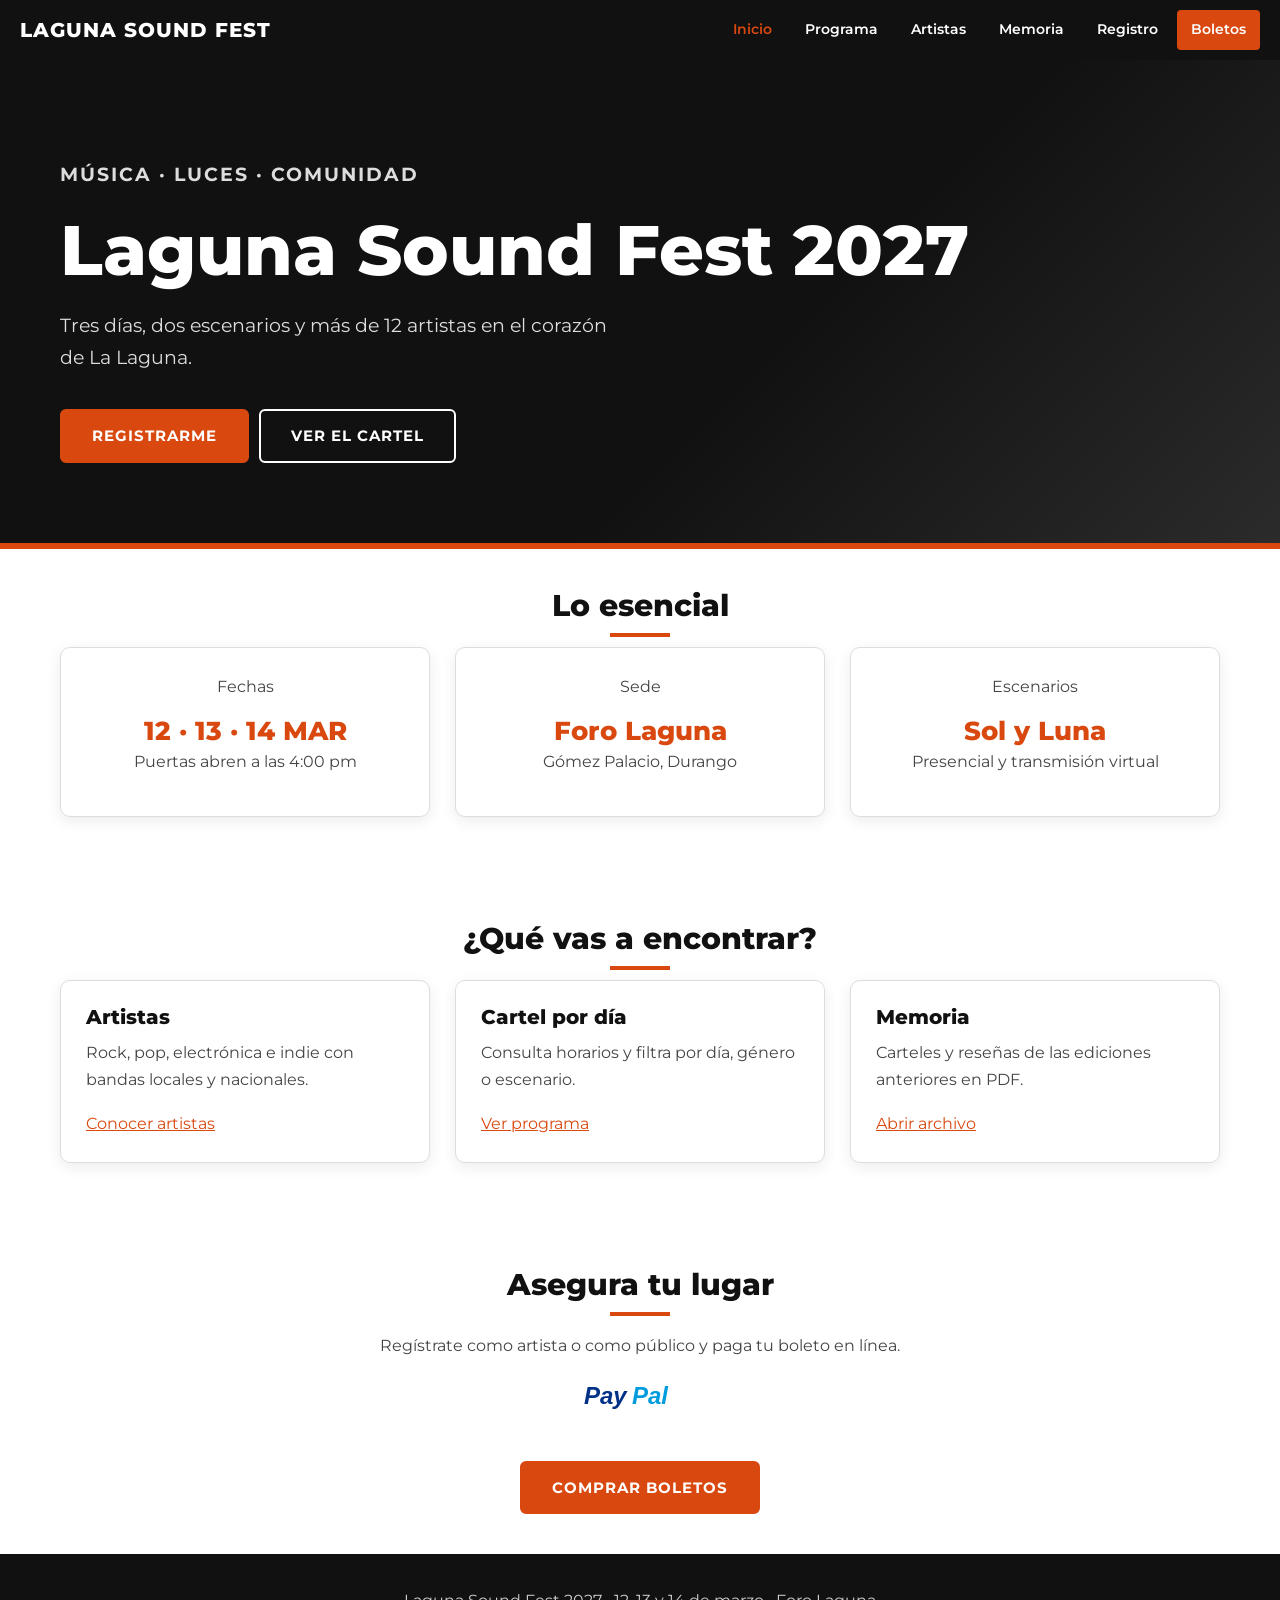
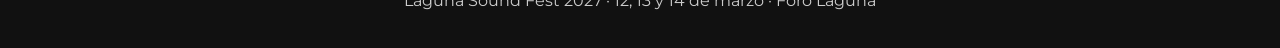
<file: index.html>
<!DOCTYPE html>
<html lang="es">
<head>
    <meta charset="UTF-8">
    <meta name="viewport" content="width=device-width, initial-scale=1.0">
    <title>Inicio | Laguna Sound Fest 2027</title>
    
    <link href="https://fonts.googleapis.com/css2?family=Montserrat:wght@400;600;700;800&display=swap" rel="stylesheet">
    <link rel="stylesheet" href="estilos.css">
</head>
<body>
    <header class="nav-bg">
        <nav class="navegacion">
            <a class="logo" href="index.html">Laguna Sound Fest</a>
            <div class="enlaces">
                <a href="index.html" class="activo">Inicio</a>
                <a href="programa.html">Programa</a>
                <a href="artistas.html">Artistas</a>
                <a href="memoria.html">Memoria</a>
                <a href="registro.html">Registro</a>
                <a class="compra" href="pagos.html">Boletos</a>
            </div>
        </nav>
    </header>
    <div class="hero">
        <div class="contenedor">
            <p class="etiqueta">Música · Luces · Comunidad</p>
            <h1>Laguna Sound Fest 2027</h1>
            <p>Tres días, dos escenarios y más de 12 artistas en el corazón de La Laguna.</p>
            <div class="botones">
                <a class="boton" href="registro.html">Registrarme</a>
                <a class="boton claro" href="programa.html">Ver el cartel</a>
            </div>
        </div>
    </div>
    <main class="contenedor">
        <section>
            <h2>Lo esencial</h2>
            <div class="grid">
                <div class="tarjeta centro"><p>Fechas</p><div class="dato">12 · 13 · 14 MAR</div><p>Puertas abren a las 4:00 pm</p></div>
                <div class="tarjeta centro"><p>Sede</p><div class="dato">Foro Laguna</div><p>Gómez Palacio, Durango</p></div>
                <div class="tarjeta centro"><p>Escenarios</p><div class="dato">Sol y Luna</div><p>Presencial y transmisión virtual</p></div>
            </div>
        </section>
        <section>
            <h2>¿Qué vas a encontrar?</h2>
            <div class="grid">
                <div class="tarjeta"><h3>Artistas</h3><p>Rock, pop, electrónica e indie con bandas locales y nacionales.</p><a href="artistas.html">Conocer artistas</a></div>
                <div class="tarjeta"><h3>Cartel por día</h3><p>Consulta horarios y filtra por día, género o escenario.</p><a href="programa.html">Ver programa</a></div>
                <div class="tarjeta"><h3>Memoria</h3><p>Carteles y reseñas de las ediciones anteriores en PDF.</p><a href="memoria.html">Abrir archivo</a></div>
            </div>
        </section>
        <section class="centro">
            <h2>Asegura tu lugar</h2>
            <p>Regístrate como artista o como público y paga tu boleto en línea.</p>
            <a href="pagos.html"><img src="img/paypal.svg" alt="Pagar con PayPal" width="140" height="40"></a><br><br>
            <a class="boton" href="pagos.html">Comprar boletos</a>
        </section>
    </main>
    <footer>
        <p>Laguna Sound Fest 2027 · 12, 13 y 14 de marzo · Foro Laguna</p>
       
    </footer>
</body>
</html>
</file>
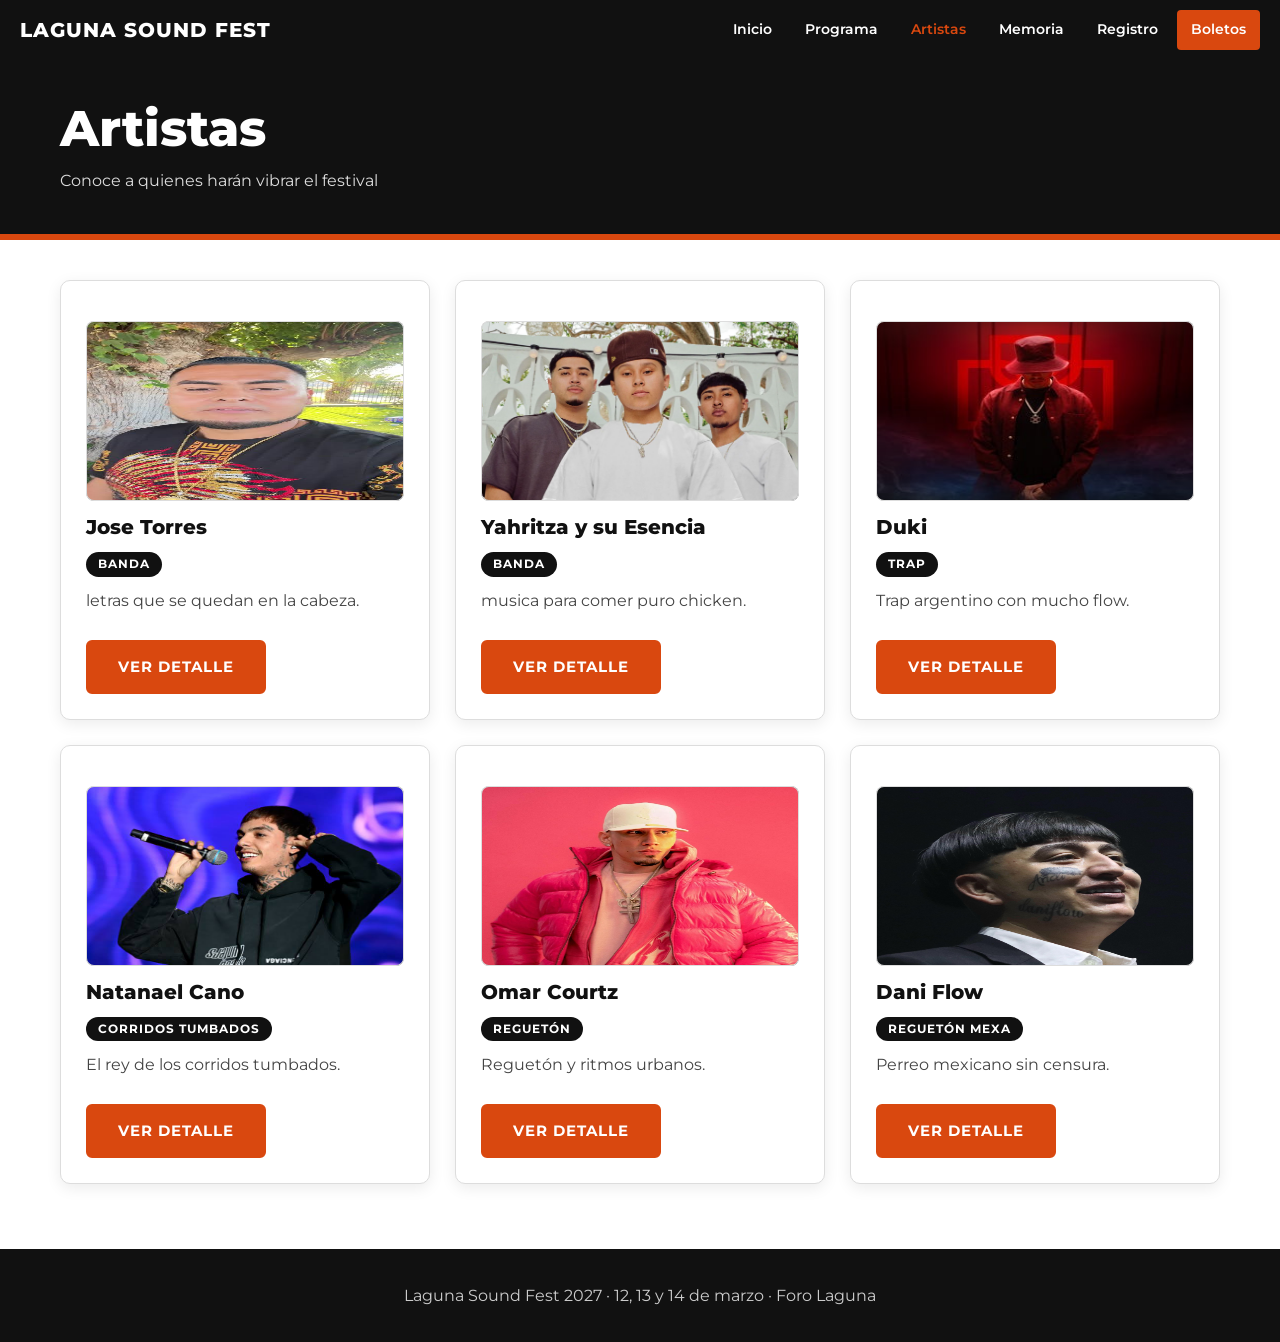
<file: artistas.html>
<!DOCTYPE html>
<html lang="es">
<head>
    <meta charset="UTF-8">
    <meta name="viewport" content="width=device-width, initial-scale=1.0">
    <title>Artistas | Laguna Sound Fest 2027</title>
   
    <link href="https://fonts.googleapis.com/css2?family=Montserrat:wght@400;600;700;800&display=swap" rel="stylesheet">
    <link rel="stylesheet" href="estilos.css">
</head>
<body>
    <header class="nav-bg">
        <nav class="navegacion">
            <a class="logo" href="index.html">Laguna Sound Fest</a>
            <div class="enlaces">
                <a href="index.html">Inicio</a>
                <a href="programa.html">Programa</a>
                <a href="artistas.html" class="activo">Artistas</a>
                <a href="memoria.html">Memoria</a>
                <a href="registro.html">Registro</a>
                <a class="compra" href="pagos.html">Boletos</a>
            </div>
        </nav>
    </header>
    <div class="cabecera"><div class="contenedor"><h1>Artistas</h1><p>Conoce a quienes harán vibrar el festival</p></div></div>
    <main class="contenedor">
        <section>
            <div class="grid">
                <div class="tarjeta"><div class="foto" ><img src="img/jose torres.jpg" height="100%" width="100%"></div><h3>Jose Torres</h3><span class="genero">Banda</span><p>letras que se quedan en la cabeza.</p><a class="boton" href="detalle-artista.html">Ver detalle</a></div>
                <div class="tarjeta"><div class="foto b"><img src="img/escencia.jpg" height="100%" width="100%"></div><h3>Yahritza y su Esencia</h3><span class="genero">Banda</span><p>musica para comer puro chicken.</p><a class="boton" href="detalleArtistaYaritzia.html">Ver detalle</a></div>
                <div class="tarjeta"><div class="foto b"><img src="img/duki.jpg" height="100%" width="100%"></div><h3>Duki</h3><span class="genero">Trap</span><p>Trap argentino con mucho flow.</p><a class="boton" href="dukiDetalle.html">Ver detalle</a></div>
               <div class="tarjeta"><div class="foto b"><img src="img/nata.jpg" height="100%" width="100%"></div><h3>Natanael Cano</h3><span class="genero">Corridos tumbados</span><p>El rey de los corridos tumbados.</p><a class="boton" href="detalleArtistaNatanael.html">Ver detalle</a></div>
<div class="tarjeta"><div class="foto c"><img src="img/oma.jpg" height="100%" width="100%"></div><h3>Omar Courtz</h3><span class="genero">Reguetón</span><p>Reguetón y ritmos urbanos.</p><a class="boton" href="omarDetalle.html">Ver detalle</a></div>
<div class="tarjeta"><div class="foto"><img src="img/dani.jpg" height="100%" width="100%"></div><h3>Dani Flow</h3><span class="genero">Reguetón mexa</span><p>Perreo mexicano sin censura.</p><a class="boton" href="daniDetalle.html">Ver detalle</a></div>
            </div>
        </section>
    </main>
    <footer>
        <p>Laguna Sound Fest 2027 · 12, 13 y 14 de marzo · Foro Laguna</p>
        
    </footer>
</body>
</html>
</file>
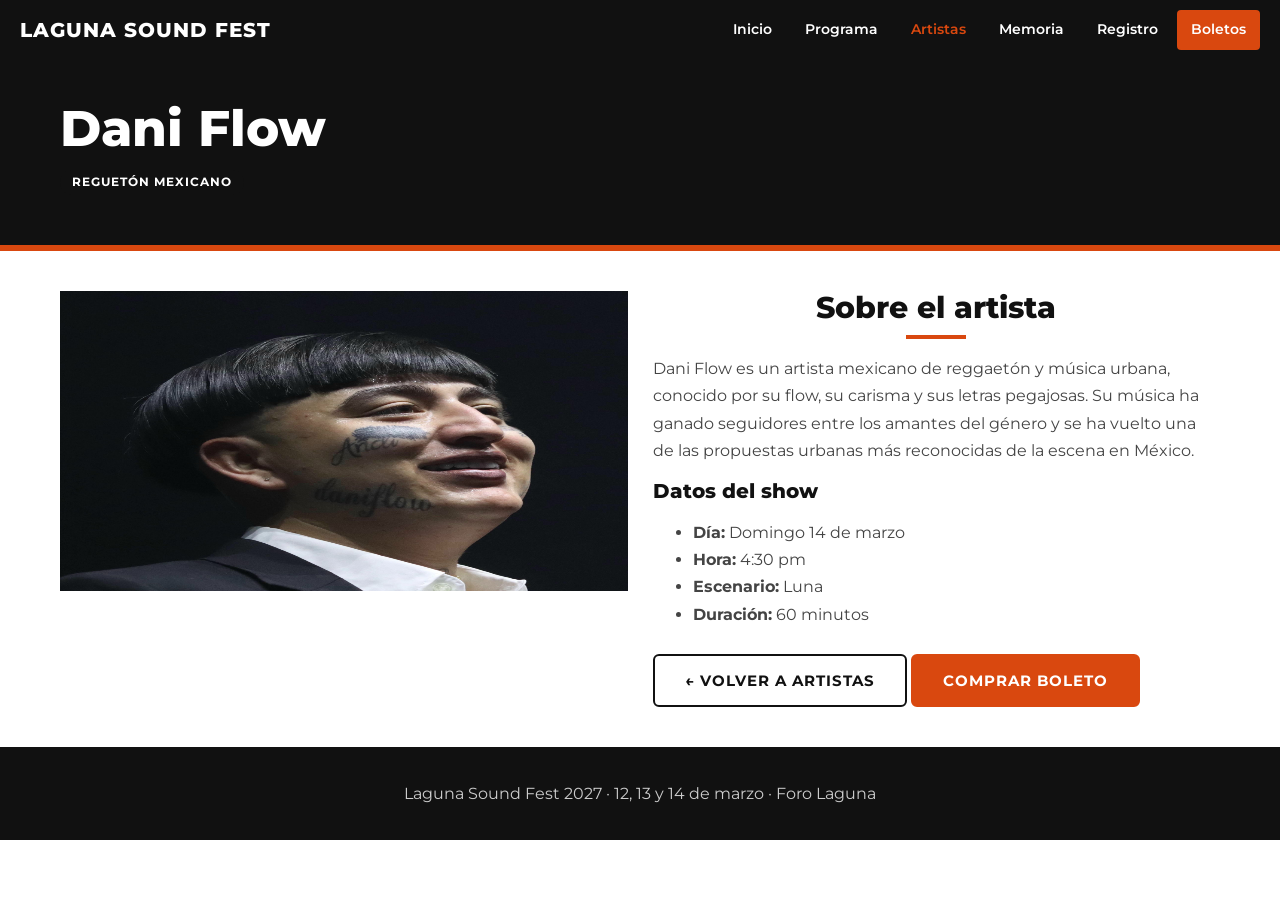
<file: daniDetalle.html>
<!DOCTYPE html>
<html lang="es">
<head>
    <meta charset="UTF-8">
    <meta name="viewport" content="width=device-width, initial-scale=1.0">
    <title>Luna Eléctrica | Laguna Sound Fest 2027</title>
    
    <link href="https://fonts.googleapis.com/css2?family=Montserrat:wght@400;600;700;800&display=swap" rel="stylesheet">
    <link rel="stylesheet" href="estilos.css">
</head>
<body>
    <header class="nav-bg">
        <nav class="navegacion">
            <a class="logo" href="index.html">Laguna Sound Fest</a>
            <div class="enlaces">
                <a href="index.html">Inicio</a>
                <a href="programa.html">Programa</a>
                <a href="artistas.html" class="activo">Artistas</a>
                <a href="memoria.html">Memoria</a>
                <a href="registro.html">Registro</a>
                <a class="compra" href="pagos.html">Boletos</a>
            </div>
        </nav>
    </header>
   <div class="cabecera"><div class="contenedor"><h1>Dani Flow</h1><span class="genero">Reguetón mexicano</span></div></div>
<main class="contenedor">
    <section class="grid dos">
        <div class="foto" style="height:30rem"><img src="img/dani.jpg" width="100%" height="100%"></div>
        <div>
            <h2>Sobre el artista</h2>
            <p>Dani Flow es un artista mexicano de reggaetón y música urbana, conocido por su flow, su carisma y sus letras pegajosas. Su música ha ganado seguidores entre los amantes del género
                 y se ha vuelto una de las propuestas urbanas más reconocidas de la escena en México.</p>
            <h3>Datos del show</h3>
            <ul>
                <li><strong>Día:</strong> Domingo 14 de marzo</li>
                <li><strong>Hora:</strong> 4:30 pm</li>
                <li><strong>Escenario:</strong> Luna</li>
                <li><strong>Duración:</strong> 60 minutos</li>
            </ul>
            <a class="boton claro" href="artistas.html">← Volver a artistas</a>
            <a class="boton" href="pagos.html">Comprar boleto</a>
        </div>
    </section>
</main>
        </section>
    </main>
    <footer>
        <p>Laguna Sound Fest 2027 · 12, 13 y 14 de marzo · Foro Laguna</p>
        
    </footer>
</body>
</html>
</file>
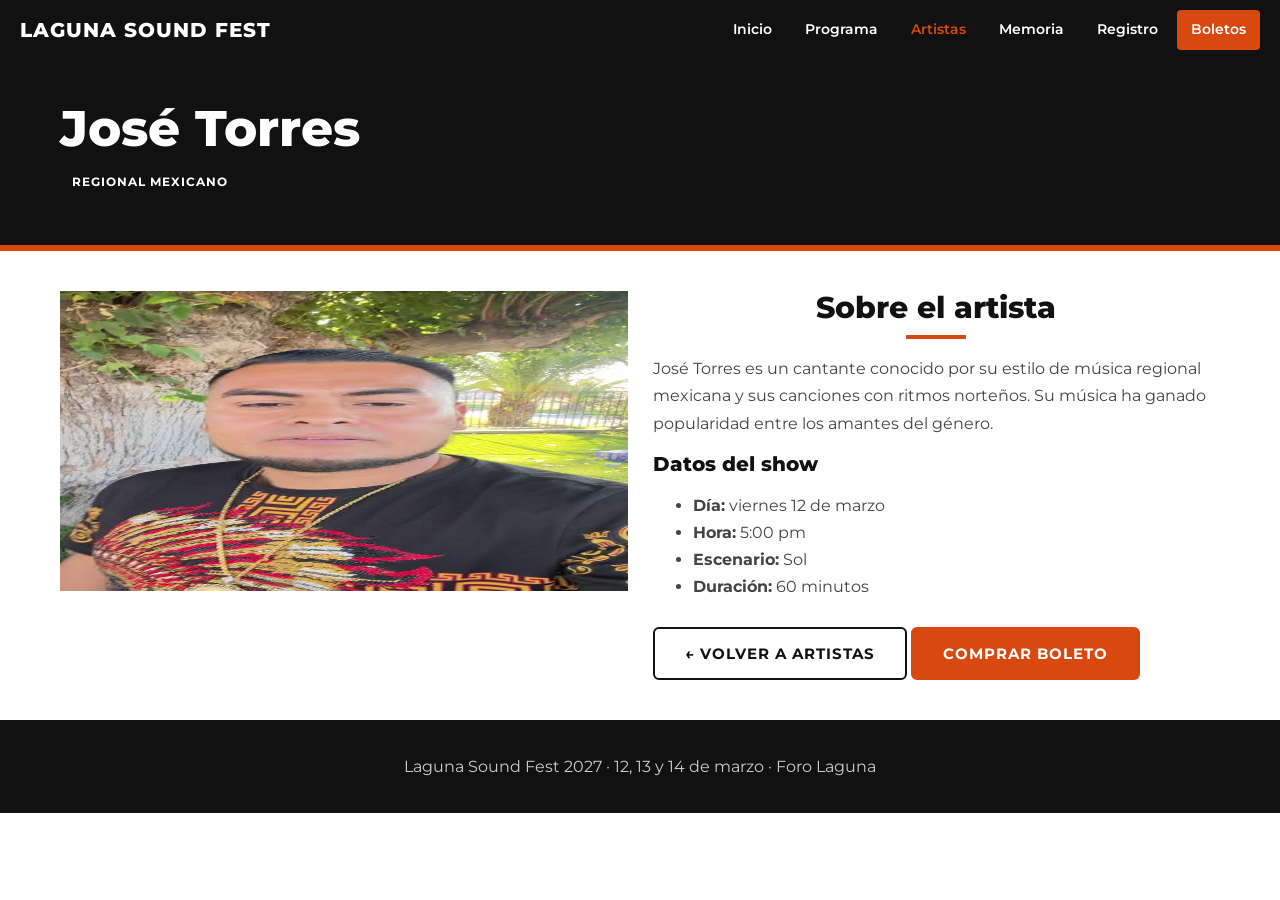
<file: detalle-artista.html>
<!DOCTYPE html>
<html lang="es">
<head>
    <meta charset="UTF-8">
    <meta name="viewport" content="width=device-width, initial-scale=1.0">
    <title>Luna Eléctrica | Laguna Sound Fest 2027</title>
    
    <link href="https://fonts.googleapis.com/css2?family=Montserrat:wght@400;600;700;800&display=swap" rel="stylesheet">
    <link rel="stylesheet" href="estilos.css">
</head>
<body>
    <header class="nav-bg">
        <nav class="navegacion">
            <a class="logo" href="index.html">Laguna Sound Fest</a>
            <div class="enlaces">
                <a href="index.html">Inicio</a>
                <a href="programa.html">Programa</a>
                <a href="artistas.html" class="activo">Artistas</a>
                <a href="memoria.html">Memoria</a>
                <a href="registro.html">Registro</a>
                <a class="compra" href="pagos.html">Boletos</a>
            </div>
        </nav>
    </header>
   <div class="cabecera"><div class="contenedor"><h1>José Torres</h1><span class="genero">Regional mexicano</span></div></div>
<main class="contenedor">
    <section class="grid dos">
        <div class="foto" style="height:30rem"><img src="img/jose torres.jpg" width="100%" height="100%"></div>
        <div>
            <h2>Sobre el artista</h2>
            <p>José Torres es un cantante conocido por su estilo de música regional mexicana y sus canciones con ritmos norteños. Su música ha ganado popularidad entre los amantes del género.</p>
            <h3>Datos del show</h3>
            <ul>
                <li><strong>Día:</strong> viernes 12 de marzo</li>
                <li><strong>Hora:</strong> 5:00 pm</li>
                <li><strong>Escenario:</strong> Sol</li>
                <li><strong>Duración:</strong> 60 minutos</li>
            </ul>
            <a class="boton claro" href="artistas.html">← Volver a artistas</a>
            <a class="boton" href="pagos.html">Comprar boleto</a>
        </div>
    </section>
</main>
        </section>
    </main>
    <footer>
        <p>Laguna Sound Fest 2027 · 12, 13 y 14 de marzo · Foro Laguna</p>
        
    </footer>
</body>
</html>
</file>
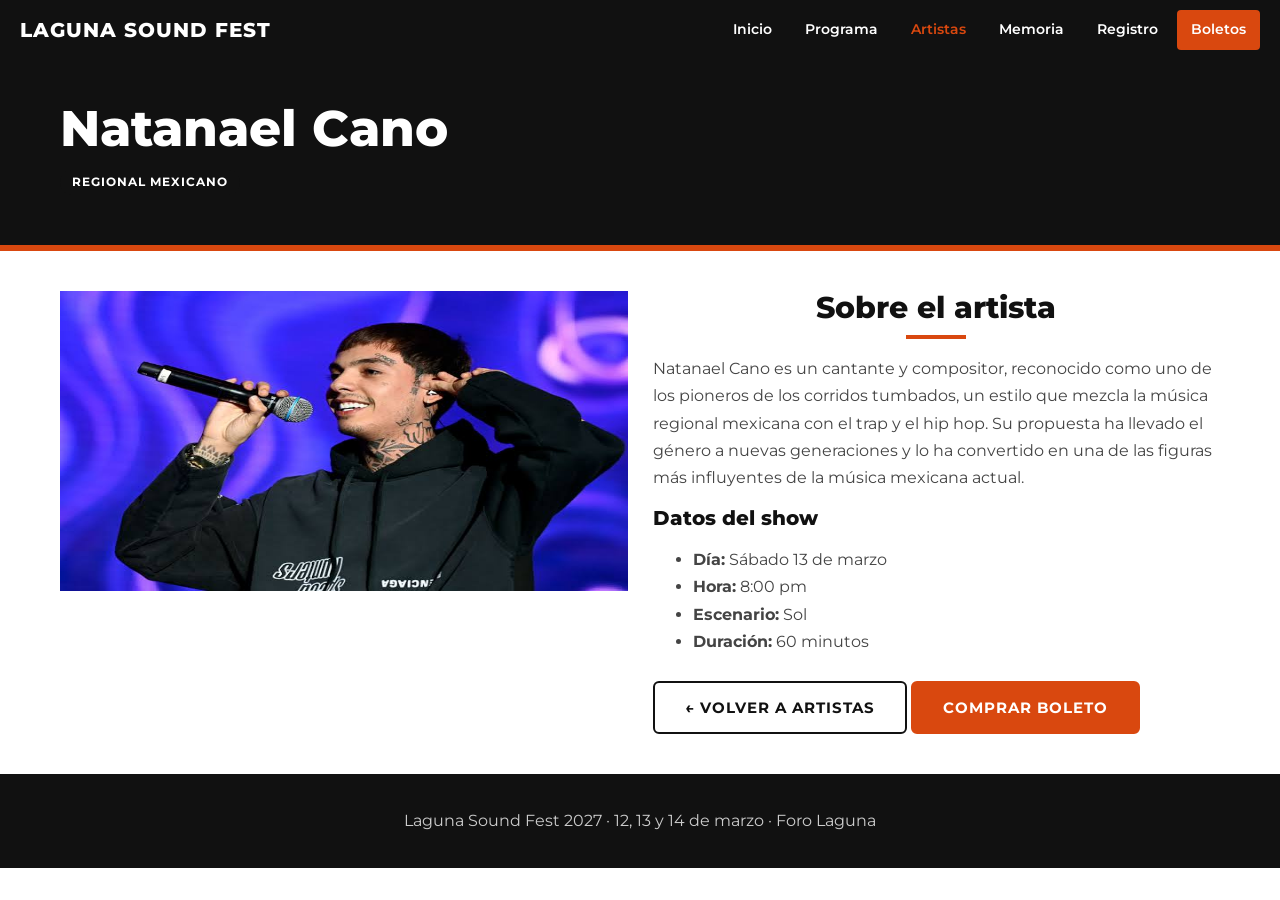
<file: detalleArtistaNatanael.html>
<!DOCTYPE html>
<html lang="es">
<head>
    <meta charset="UTF-8">
    <meta name="viewport" content="width=device-width, initial-scale=1.0">
    <title>Luna Eléctrica | Laguna Sound Fest 2027</title>
    
    <link href="https://fonts.googleapis.com/css2?family=Montserrat:wght@400;600;700;800&display=swap" rel="stylesheet">
    <link rel="stylesheet" href="estilos.css">
</head>
<body>
    <header class="nav-bg">
        <nav class="navegacion">
            <a class="logo" href="index.html">Laguna Sound Fest</a>
            <div class="enlaces">
                <a href="index.html">Inicio</a>
                <a href="programa.html">Programa</a>
                <a href="artistas.html" class="activo">Artistas</a>
                <a href="memoria.html">Memoria</a>
                <a href="registro.html">Registro</a>
                <a class="compra" href="pagos.html">Boletos</a>
            </div>
        </nav>
    </header>
   <div class="cabecera"><div class="contenedor"><h1>Natanael Cano</h1><span class="genero">Regional mexicano</span></div></div>
<main class="contenedor">
    <section class="grid dos">
        <div class="foto" style="height:30rem"><img src="img/nata.jpg" width="100%" height="100%"></div>
        <div>
            <h2>Sobre el artista</h2>
            <p>
            </p>Natanael Cano es un cantante y compositor, reconocido como uno de los pioneros de los corridos tumbados, un estilo que mezcla la música regional mexicana con el trap y el hip hop. 
            Su propuesta ha llevado el género a nuevas generaciones y lo ha convertido en una de las figuras más influyentes de la música mexicana actual.
            </p>
           <h3>Datos del show</h3>
            <ul>
                <li><strong>Día:</strong> Sábado 13 de marzo</li>
                <li><strong>Hora:</strong> 8:00 pm</li>
                <li><strong>Escenario:</strong> Sol</li>
                <li><strong>Duración:</strong> 60 minutos</li>
            </ul>
            <a class="boton claro" href="artistas.html">← Volver a artistas</a>
            <a class="boton" href="pagos.html">Comprar boleto</a>
        </div>
    </section>
</main>
        </section>
    </main>
    <footer>
        <p>Laguna Sound Fest 2027 · 12, 13 y 14 de marzo · Foro Laguna</p>
        
    </footer>
</body>
</html>
</file>
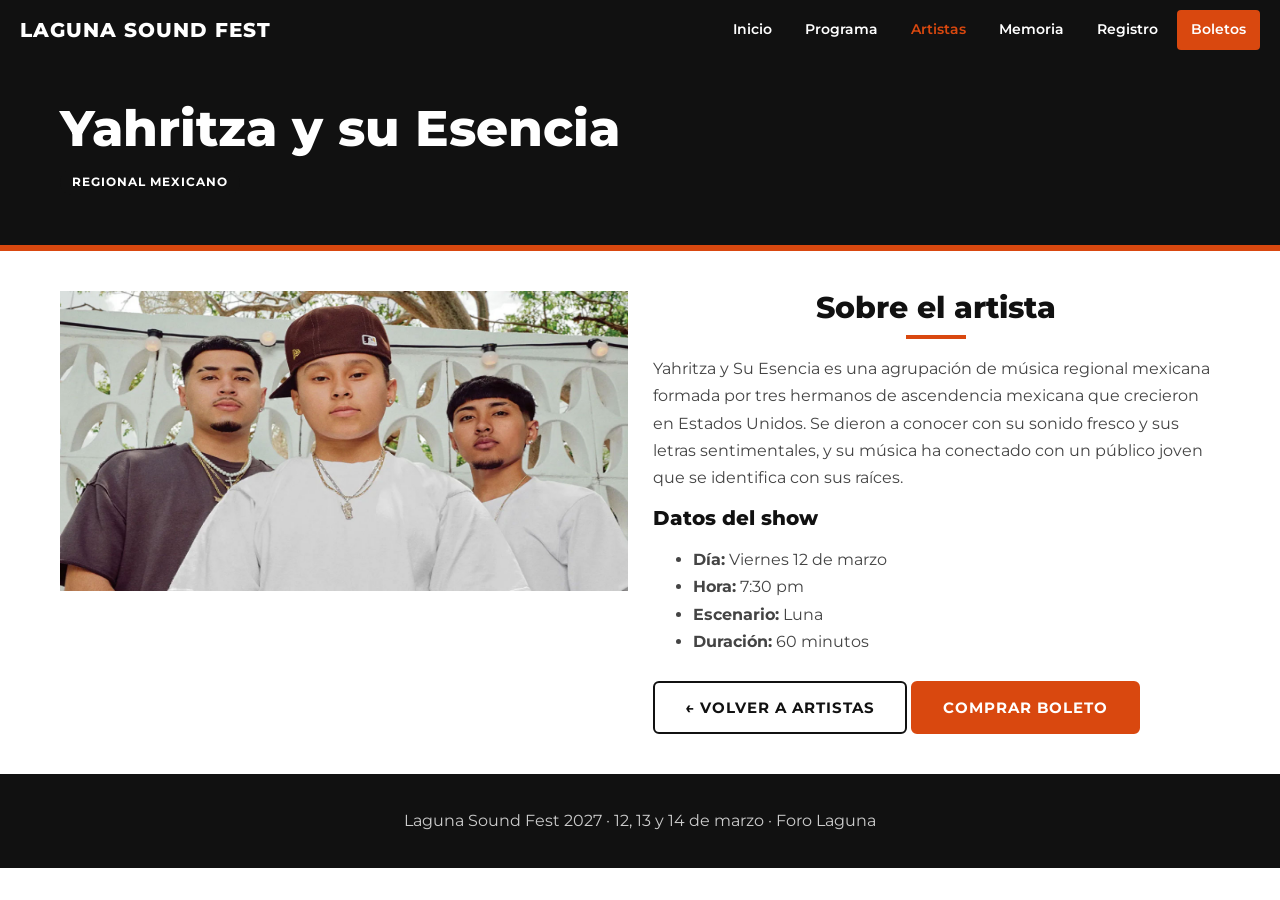
<file: detalleArtistaYaritzia.html>
<!DOCTYPE html>
<html lang="es">
<head>
    <meta charset="UTF-8">
    <meta name="viewport" content="width=device-width, initial-scale=1.0">
    <title>Luna Eléctrica | Laguna Sound Fest 2027</title>
   
    <link href="https://fonts.googleapis.com/css2?family=Montserrat:wght@400;600;700;800&display=swap" rel="stylesheet">
    <link rel="stylesheet" href="estilos.css">
</head>
<body>
    <header class="nav-bg">
        <nav class="navegacion">
            <a class="logo" href="index.html">Laguna Sound Fest</a>
            <div class="enlaces">
                <a href="index.html">Inicio</a>
                <a href="programa.html">Programa</a>
                <a href="artistas.html" class="activo">Artistas</a>
                <a href="memoria.html">Memoria</a>
                <a href="registro.html">Registro</a>
                <a class="compra" href="pagos.html">Boletos</a>
            </div>
        </nav>
    </header>
   <div class="cabecera"><div class="contenedor"><h1>Yahritza y su Esencia</h1><span class="genero">Regional mexicano</span></div></div>
<main class="contenedor">
    <section class="grid dos">
        <div class="foto" style="height:30rem"><img src="img/escencia.jpg" width="100%" height="100%"></div>
        <div>
            <h2>Sobre el artista</h2>
            <p>Yahritza y Su Esencia es una agrupación de música regional mexicana formada por tres hermanos de ascendencia mexicana que crecieron en Estados Unidos. 
                Se dieron a conocer con su sonido fresco y sus letras sentimentales, y su música ha conectado con un público joven que se identifica con sus raíces.</p>
            <h3>Datos del show</h3>
            <ul>
                <li><strong>Día:</strong> Viernes 12 de marzo</li>
                <li><strong>Hora:</strong> 7:30 pm</li>
                <li><strong>Escenario:</strong> Luna</li>
                <li><strong>Duración:</strong> 60 minutos</li>
            </ul>
            <a class="boton claro" href="artistas.html">← Volver a artistas</a>
            <a class="boton" href="pagos.html">Comprar boleto</a>
        </div>
    </section>
</main>
        </section>
    </main>
    <footer>
        <p>Laguna Sound Fest 2027 · 12, 13 y 14 de marzo · Foro Laguna</p>
        
    </footer>
</body>
</html>
</file>
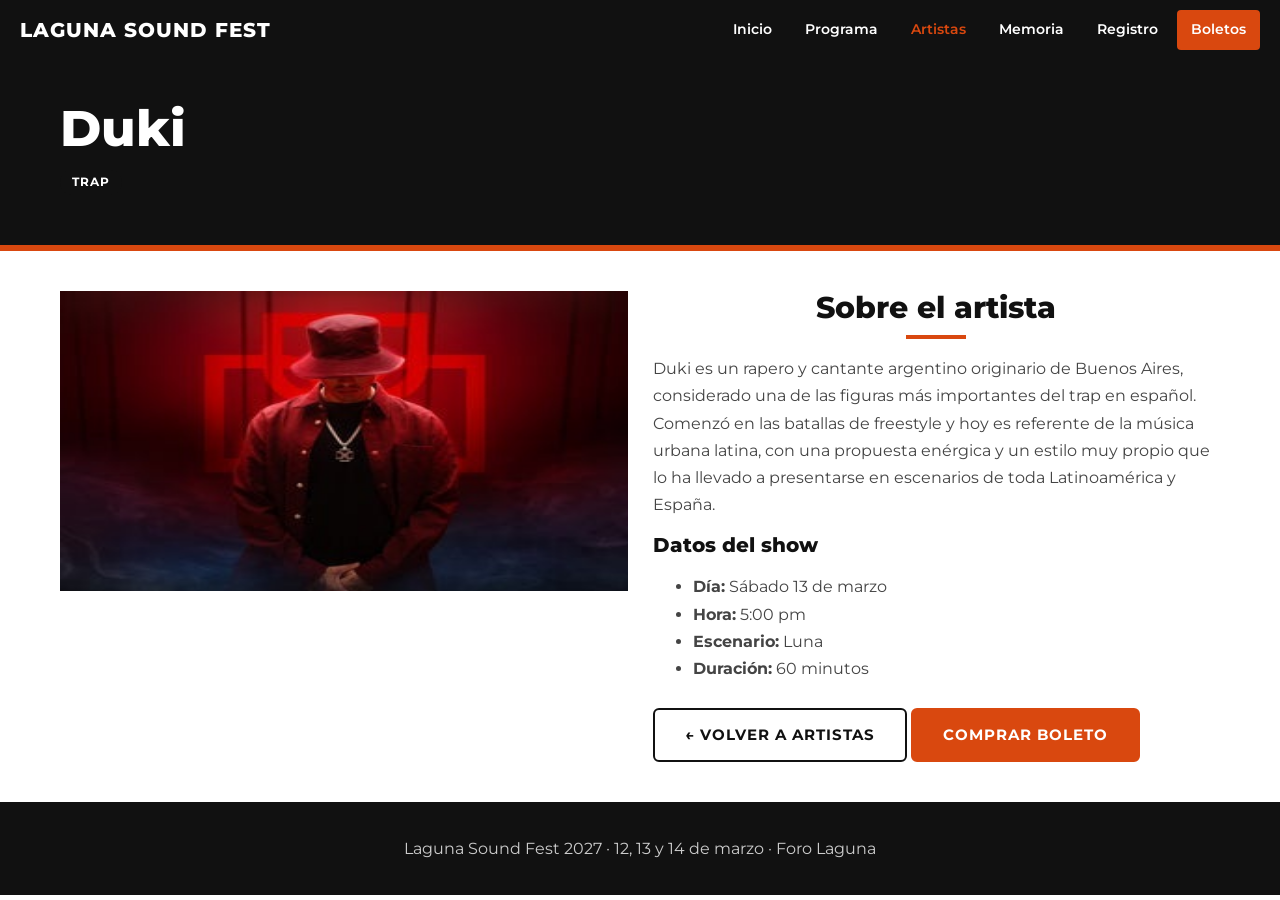
<file: dukiDetalle.html>
<!DOCTYPE html>
<html lang="es">
<head>
    <meta charset="UTF-8">
    <meta name="viewport" content="width=device-width, initial-scale=1.0">
    <title>Luna Eléctrica | Laguna Sound Fest 2027</title>
 
    <link href="https://fonts.googleapis.com/css2?family=Montserrat:wght@400;600;700;800&display=swap" rel="stylesheet">
    <link rel="stylesheet" href="estilos.css">
</head>
<body>
    <header class="nav-bg">
        <nav class="navegacion">
            <a class="logo" href="index.html">Laguna Sound Fest</a>
            <div class="enlaces">
                <a href="index.html">Inicio</a>
                <a href="programa.html">Programa</a>
                <a href="artistas.html" class="activo">Artistas</a>
                <a href="memoria.html">Memoria</a>
                <a href="registro.html">Registro</a>
                <a class="compra" href="pagos.html">Boletos</a>
            </div>
        </nav>
    </header>
   <div class="cabecera"><div class="contenedor"><h1>Duki</h1><span class="genero">Trap</span></div></div>
<main class="contenedor">
    <section class="grid dos">
        <div class="foto" style="height:30rem"><img src="img/duki.jpg" width="100%" height="100%"></div>
        <div>
            <h2>Sobre el artista</h2>
            <p>Duki es un rapero y cantante argentino originario de Buenos Aires, considerado una de las figuras más importantes del trap en español. Comenzó en las batallas de freestyle y
                 hoy es referente de la música urbana latina, con una propuesta enérgica y un estilo muy propio que lo ha llevado a presentarse en escenarios de toda Latinoamérica y España.</p>
            <h3>Datos del show</h3>
            <ul>
                <li><strong>Día:</strong> Sábado 13 de marzo</li>
                <li><strong>Hora:</strong> 5:00 pm</li>
                <li><strong>Escenario:</strong> Luna</li>
                <li><strong>Duración:</strong> 60 minutos</li>
            </ul>
            <a class="boton claro" href="artistas.html">← Volver a artistas</a>
            <a class="boton" href="pagos.html">Comprar boleto</a>
        </div>
    </section>
</main>
        </section>
    </main>
    <footer>
        <p>Laguna Sound Fest 2027 · 12, 13 y 14 de marzo · Foro Laguna</p>
        
    </footer>
</body>
</html>
</file>
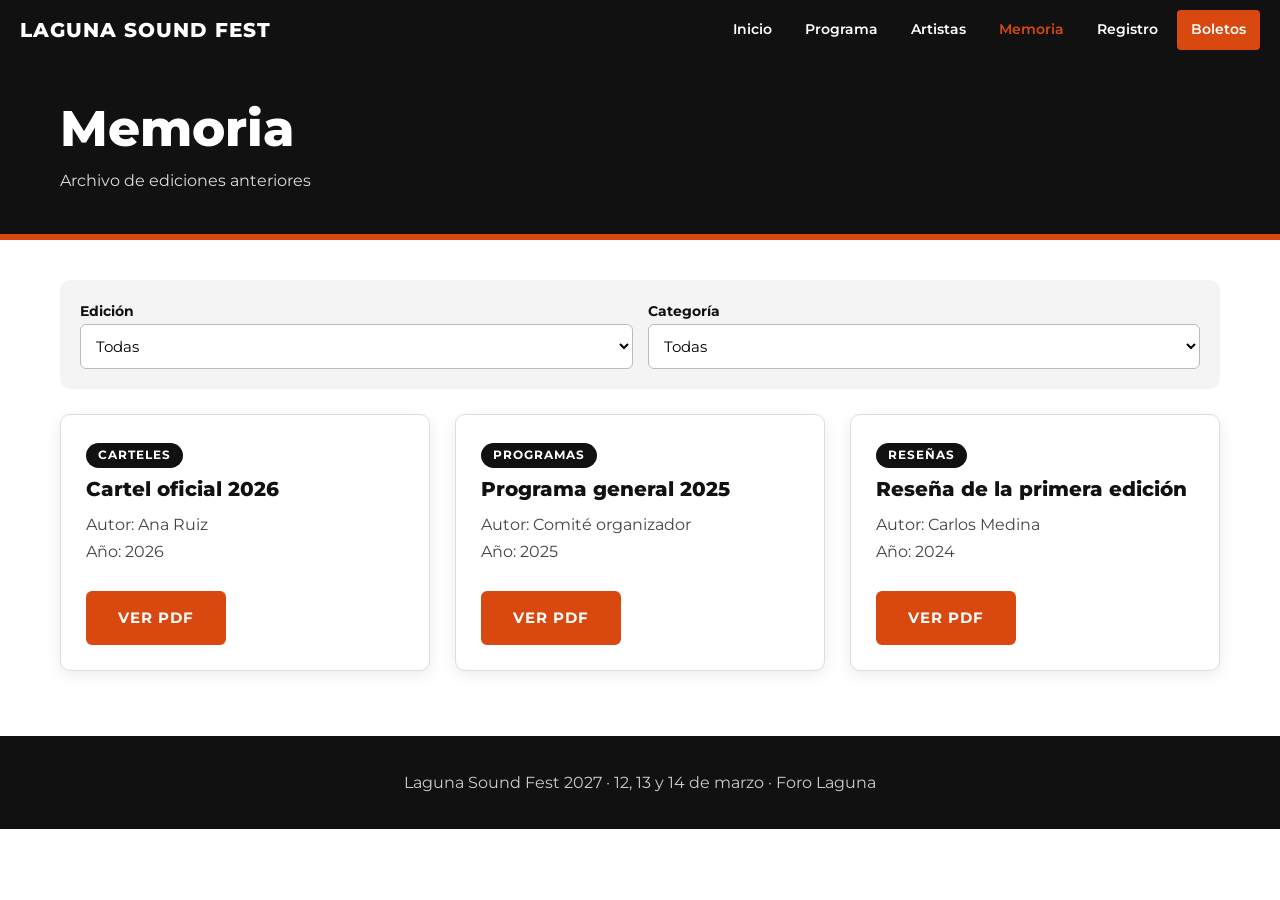
<file: memoria.html>
<!DOCTYPE html>
<html lang="es">
<head>
    <meta charset="UTF-8">
    <meta name="viewport" content="width=device-width, initial-scale=1.0">
    <title>Memoria | Laguna Sound Fest 2027</title>
  
    <link href="https://fonts.googleapis.com/css2?family=Montserrat:wght@400;600;700;800&display=swap" rel="stylesheet">
    <link rel="stylesheet" href="estilos.css">
</head>
<body>
    <header class="nav-bg">
        <nav class="navegacion">
            <a class="logo" href="index.html">Laguna Sound Fest</a>
            <div class="enlaces">
                <a href="index.html">Inicio</a>
                <a href="programa.html">Programa</a>
                <a href="artistas.html">Artistas</a>
                <a href="memoria.html" class="activo">Memoria</a>
                <a href="registro.html">Registro</a>
                <a class="compra" href="pagos.html">Boletos</a>
            </div>
        </nav>
    </header>
    <div class="cabecera"><div class="contenedor"><h1>Memoria</h1><p>Archivo de ediciones anteriores</p></div></div>
    <main class="contenedor">
        <section>
            <form class="filtros" action="#">
                <div><label for="edicion">Edición</label>
                    <select id="edicion" name="edicion"><option value="">Todas</option><option value="2026">2026</option><option value="2025">2025</option><option value="2024">2024</option></select></div>
                <div><label for="categoria">Categoría</label>
                    <select id="categoria" name="categoria"><option value="">Todas</option><option value="carteles">Carteles</option><option value="programas">Programas</option><option value="resenas">Reseñas</option></select></div>
            </form>
            <div class="grid">
                <div class="tarjeta" data-edicion="2026" data-categoria="carteles"><span class="genero">Carteles</span><h3>Cartel oficial 2026</h3><p>Autor: Ana Ruiz<br>Año: 2026</p><a class="boton" href="#">Ver PDF</a></div>
                <div class="tarjeta" data-edicion="2025" data-categoria="programas"><span class="genero">Programas</span><h3>Programa general 2025</h3><p>Autor: Comité organizador<br>Año: 2025</p><a class="boton" href="#">Ver PDF</a></div>
                <div class="tarjeta" data-edicion="2024" data-categoria="resenas"><span class="genero">Reseñas</span><h3>Reseña de la primera edición</h3><p>Autor: Carlos Medina<br>Año: 2024</p><a class="boton" href="#">Ver PDF</a></div>
            </div>
        </section>
    </main>
    <footer>
        <p>Laguna Sound Fest 2027 · 12, 13 y 14 de marzo · Foro Laguna</p>
        
    </footer>
</body>
</html>
</file>
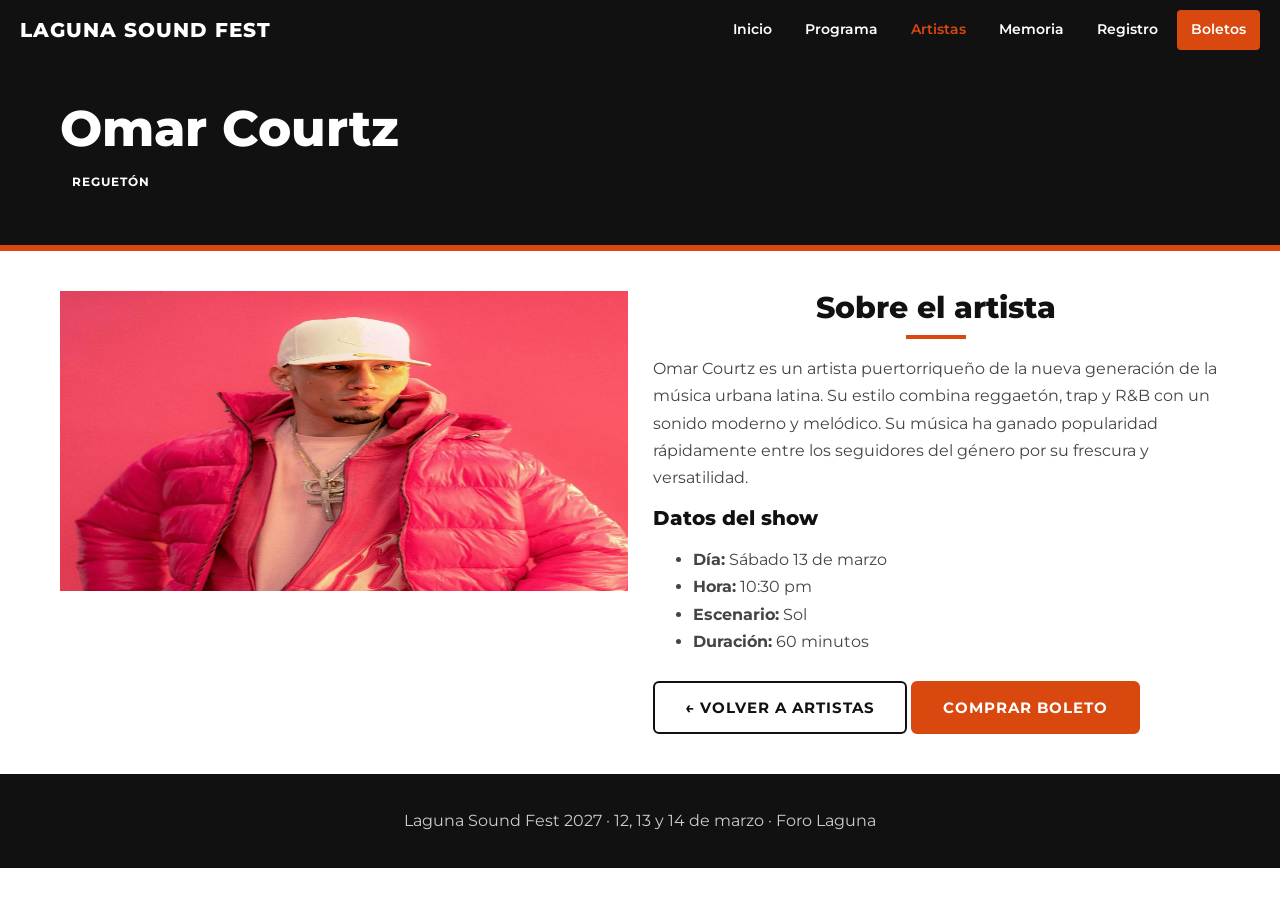
<file: omarDetalle.html>
<!DOCTYPE html>
<html lang="es">
<head>
    <meta charset="UTF-8">
    <meta name="viewport" content="width=device-width, initial-scale=1.0">
    <title>Luna Eléctrica | Laguna Sound Fest 2027</title>
  
    <link href="https://fonts.googleapis.com/css2?family=Montserrat:wght@400;600;700;800&display=swap" rel="stylesheet">
    <link rel="stylesheet" href="estilos.css">
</head>
<body>
    <header class="nav-bg">
        <nav class="navegacion">
            <a class="logo" href="index.html">Laguna Sound Fest</a>
            <div class="enlaces">
                <a href="index.html">Inicio</a>
                <a href="programa.html">Programa</a>
                <a href="artistas.html" class="activo">Artistas</a>
                <a href="memoria.html">Memoria</a>
                <a href="registro.html">Registro</a>
                <a class="compra" href="pagos.html">Boletos</a>
            </div>
        </nav>
    </header>
   <div class="cabecera"><div class="contenedor"><h1>Omar Courtz</h1><span class="genero">Reguetón</span></div></div>
<main class="contenedor">
    <section class="grid dos">
        <div class="foto" style="height:30rem"><img src="img/oma.jpg" width="100%" height="100%"></div>
        <div>
            <h2>Sobre el artista</h2>
            <p>Omar Courtz es un artista puertorriqueño de la nueva generación de la música urbana latina. Su estilo combina reggaetón, trap y R&B con un sonido moderno y melódico.
                 Su música ha ganado popularidad rápidamente entre los seguidores del género por su frescura y versatilidad.
            </p>
            </p>
            <h3>Datos del show</h3>
            <ul>
                <li><strong>Día:</strong> Sábado 13 de marzo</li>
                <li><strong>Hora:</strong> 10:30 pm</li>
                <li><strong>Escenario:</strong> Sol</li>
                <li><strong>Duración:</strong> 60 minutos</li>
            </ul>
            <a class="boton claro" href="artistas.html">← Volver a artistas</a>
            <a class="boton" href="pagos.html">Comprar boleto</a>
        </div>
    </section>
</main>
        </section>
    </main>
    <footer>
        <p>Laguna Sound Fest 2027 · 12, 13 y 14 de marzo · Foro Laguna</p>
        
    </footer>
</body>
</html>
</file>
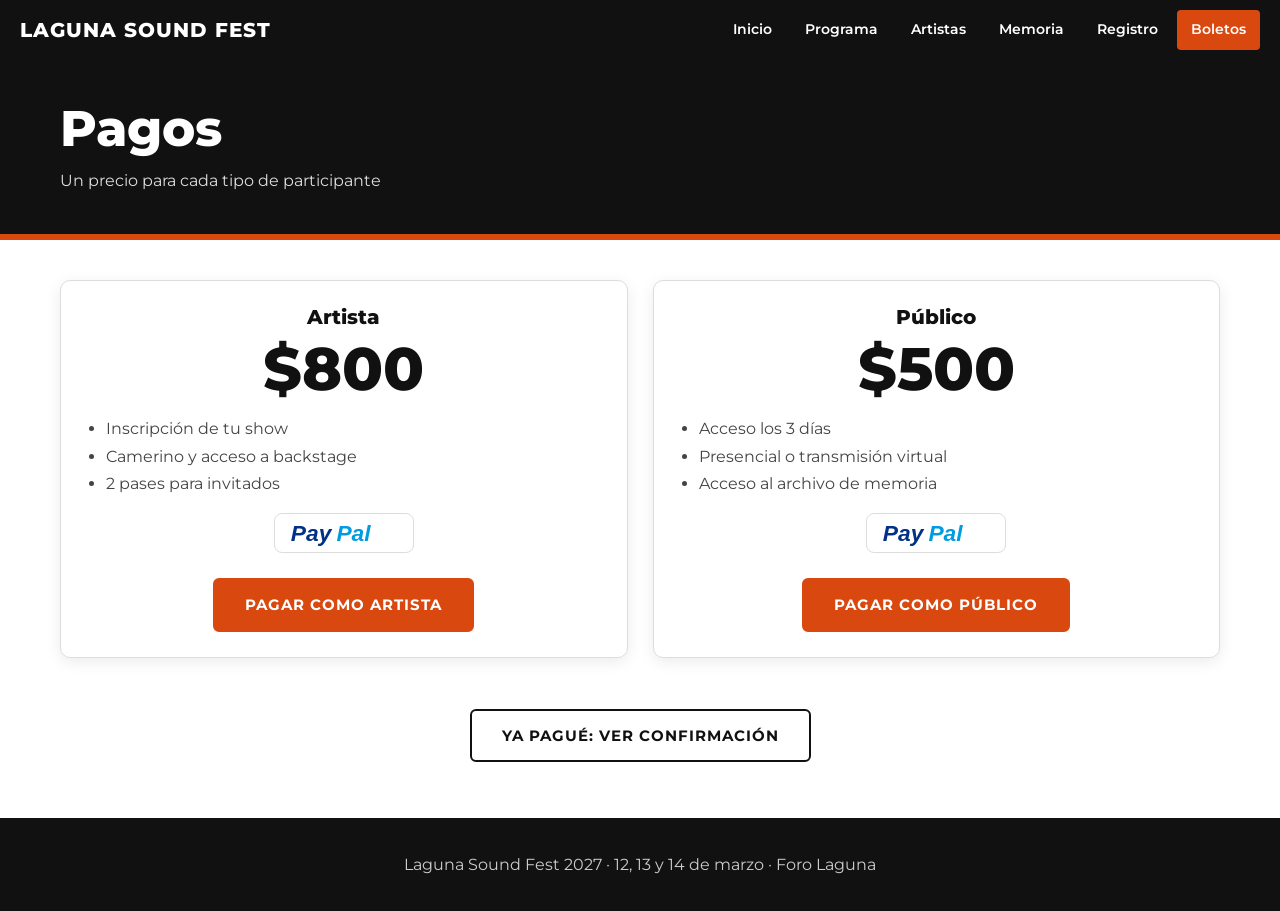
<file: pagos.html>
<!DOCTYPE html>
<html lang="es">
<head>
    <meta charset="UTF-8">
    <meta name="viewport" content="width=device-width, initial-scale=1.0">
    <title>Pagos | Laguna Sound Fest 2027</title>
  
    <link href="https://fonts.googleapis.com/css2?family=Montserrat:wght@400;600;700;800&display=swap" rel="stylesheet">
    <link rel="stylesheet" href="estilos.css">
</head>
<body>
    <header class="nav-bg">
        <nav class="navegacion">
            <a class="logo" href="index.html">Laguna Sound Fest</a>
            <div class="enlaces">
                <a href="index.html">Inicio</a>
                <a href="programa.html">Programa</a>
                <a href="artistas.html">Artistas</a>
                <a href="memoria.html">Memoria</a>
                <a href="registro.html">Registro</a>
                <a class="compra" href="pagos.html">Boletos</a>
            </div>
        </nav>
    </header>
    <div class="cabecera"><div class="contenedor"><h1>Pagos</h1><p>Un precio para cada tipo de participante</p></div></div>
    <main class="contenedor">
        <section>
            <div class="grid dos">
                <div class="tarjeta centro">
                    <h3>Artista</h3>
                    <div class="precio">$800</div>
                    <ul><li>Inscripción de tu show</li><li>Camerino y acceso a backstage</li><li>2 pases para invitados</li></ul>
                    <a href="https://www.paypal.com" target="_blank"><img src="img/paypal.svg" alt="Pagar con PayPal" width="140" height="40"></a>
                    <a class="boton" href="https://www.paypal.com" target="_blank">Pagar como artista</a>
                </div>
                <div class="tarjeta centro">
                    <h3>Público</h3>
                    <div class="precio">$500</div>
                    <ul><li>Acceso los 3 días</li><li>Presencial o transmisión virtual</li><li>Acceso al archivo de memoria</li></ul>
                    <a href="https://www.paypal.com" target="_blank"><img src="img/paypal.svg" alt="Pagar con PayPal" width="140" height="40"></a>
                    <a class="boton" href="https://www.paypal.com" target="_blank">Pagar como público</a>
                </div>
            </div>
            <p class="centro"><a class="boton claro" href="#confirmacion">Ya pagué: ver confirmación</a></p>
            <div class="confirmacion" id="confirmacion">
                <h3>¡Pago confirmado!</h3>
                <p>Proximamente.</p>
            </div>
        </section>
    </main>
    <footer>
        <p>Laguna Sound Fest 2027 · 12, 13 y 14 de marzo · Foro Laguna</p>
       
    </footer>
</body>
</html>
</file>
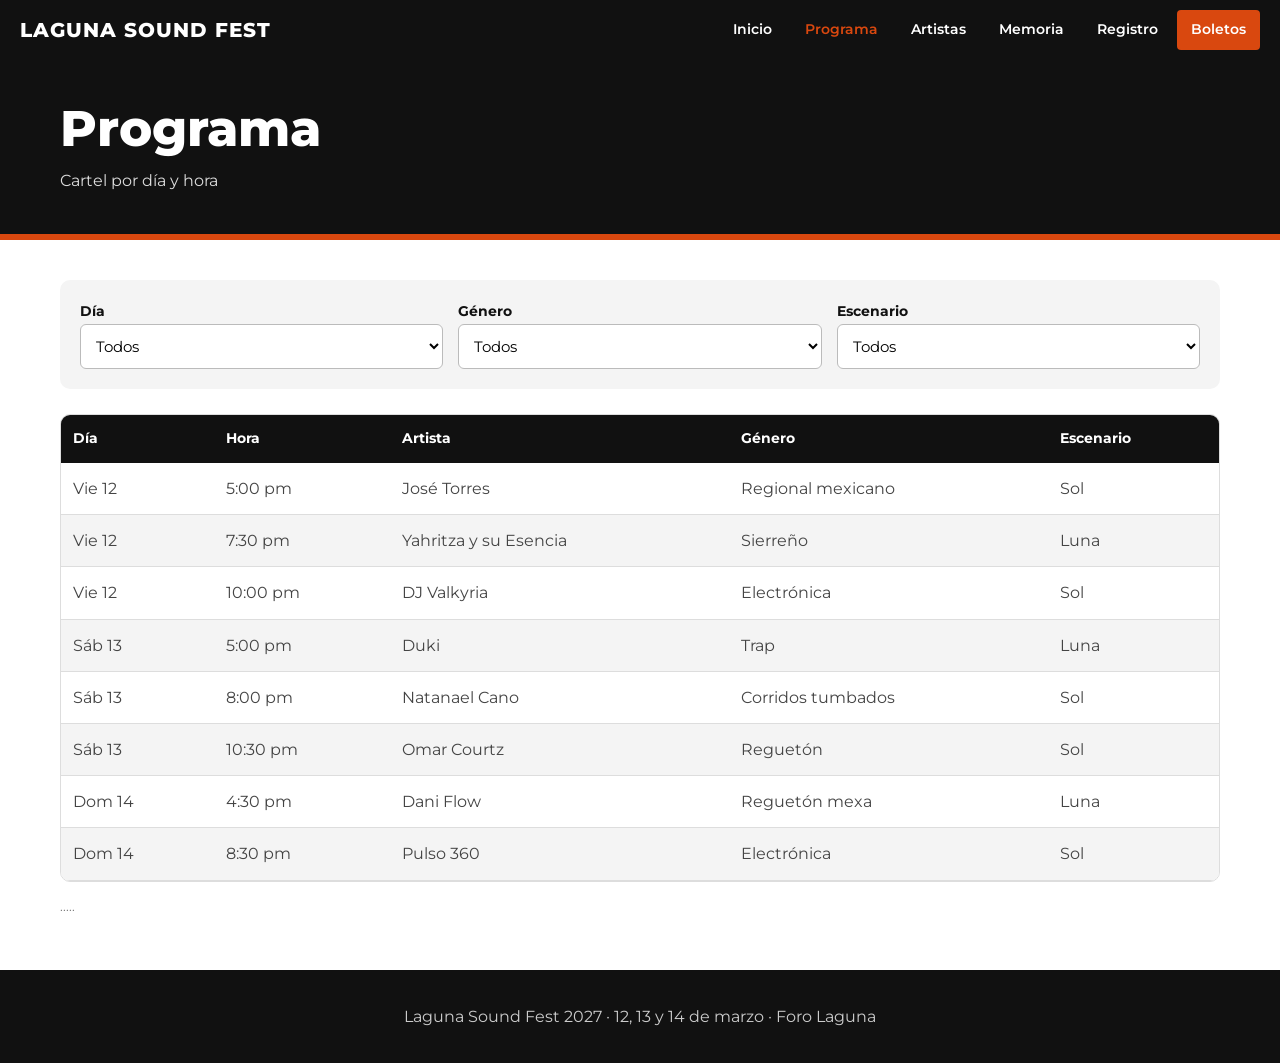
<file: programa.html>
<!DOCTYPE html>
<html lang="es">
<head>
    <meta charset="UTF-8">
    <meta name="viewport" content="width=device-width, initial-scale=1.0">
    <title>Programa | Laguna Sound Fest 2027</title>
    
    <link href="https://fonts.googleapis.com/css2?family=Montserrat:wght@400;600;700;800&display=swap" rel="stylesheet">
    <link rel="stylesheet" href="estilos.css">
</head>
<body>
    <header class="nav-bg">
        <nav class="navegacion">
            <a class="logo" href="index.html">Laguna Sound Fest</a>
            <div class="enlaces">
                <a href="index.html">Inicio</a>
                <a href="programa.html" class="activo">Programa</a>
                <a href="artistas.html">Artistas</a>
                <a href="memoria.html">Memoria</a>
                <a href="registro.html">Registro</a>
                <a class="compra" href="pagos.html">Boletos</a>
            </div>
        </nav>
    </header>
    <div class="cabecera"><div class="contenedor"><h1>Programa</h1><p>Cartel por día y hora</p></div></div>
    <main class="contenedor">
        <section>
            <form class="filtros" action="#">
                <div><label for="dia">Día</label>
                    <select id="dia" name="dia"><option value="">Todos</option><option value="12">Viernes 12</option><option value="13">Sábado 13</option><option value="14">Domingo 14</option></select></div>
                <div><label for="tipo">Género</label>
                    <select id="tipo" name="tipo"><option value="">Todos</option><option value="regional">Regional mexicano</option><option value="sierreno">Sierreño</option><option value="electronica">Electrónica</option><option value="trap">Trap</option><option value="corridos">Corridos tumbados</option><option value="regueton">Reguetón</option><option value="regueton-mexa">Reguetón mexa</option></select></div>
                <div><label for="sala">Escenario</label>
                    <select id="sala" name="sala"><option value="">Todos</option><option value="sol">Escenario Sol</option><option value="luna">Escenario Luna</option></select></div>
            </form>
            <div class="tabla-scroll">
                <table>
                    <thead><tr><th>Día</th><th>Hora</th><th>Artista</th><th>Género</th><th>Escenario</th></tr></thead>
                    <tbody>
                        <tr data-dia="12" data-tipo="regional" data-sala="sol"><td>Vie 12</td><td>5:00 pm</td><td>José Torres</td><td>Regional mexicano</td><td>Sol</td></tr>
                        <tr data-dia="12" data-tipo="sierreno" data-sala="luna"><td>Vie 12</td><td>7:30 pm</td><td>Yahritza y su Esencia</td><td>Sierreño</td><td>Luna</td></tr>
                        <tr data-dia="12" data-tipo="electronica" data-sala="sol"><td>Vie 12</td><td>10:00 pm</td><td>DJ Valkyria</td><td>Electrónica</td><td>Sol</td></tr>
                        <tr data-dia="13" data-tipo="trap" data-sala="luna"><td>Sáb 13</td><td>5:00 pm</td><td>Duki</td><td>Trap</td><td>Luna</td></tr>
                        <tr data-dia="13" data-tipo="corridos" data-sala="sol"><td>Sáb 13</td><td>8:00 pm</td><td>Natanael Cano</td><td>Corridos tumbados</td><td>Sol</td></tr>
                        <tr data-dia="13" data-tipo="regueton" data-sala="sol"><td>Sáb 13</td><td>10:30 pm</td><td>Omar Courtz</td><td>Reguetón</td><td>Sol</td></tr>
                        <tr data-dia="14" data-tipo="regueton-mexa" data-sala="luna"><td>Dom 14</td><td>4:30 pm</td><td>Dani Flow</td><td>Reguetón mexa</td><td>Luna</td></tr>
                        <tr data-dia="14" data-tipo="electronica" data-sala="sol"><td>Dom 14</td><td>8:30 pm</td><td>Pulso 360</td><td>Electrónica</td><td>Sol</td></tr>
                    </tbody>
                </table>
            </div>
            <p class="ayuda">.....</p>
        </section>
    </main>
    <footer>
        <p>Laguna Sound Fest 2027 · 12, 13 y 14 de marzo · Foro Laguna</p>
    </footer>
</body>
</html>
</file>
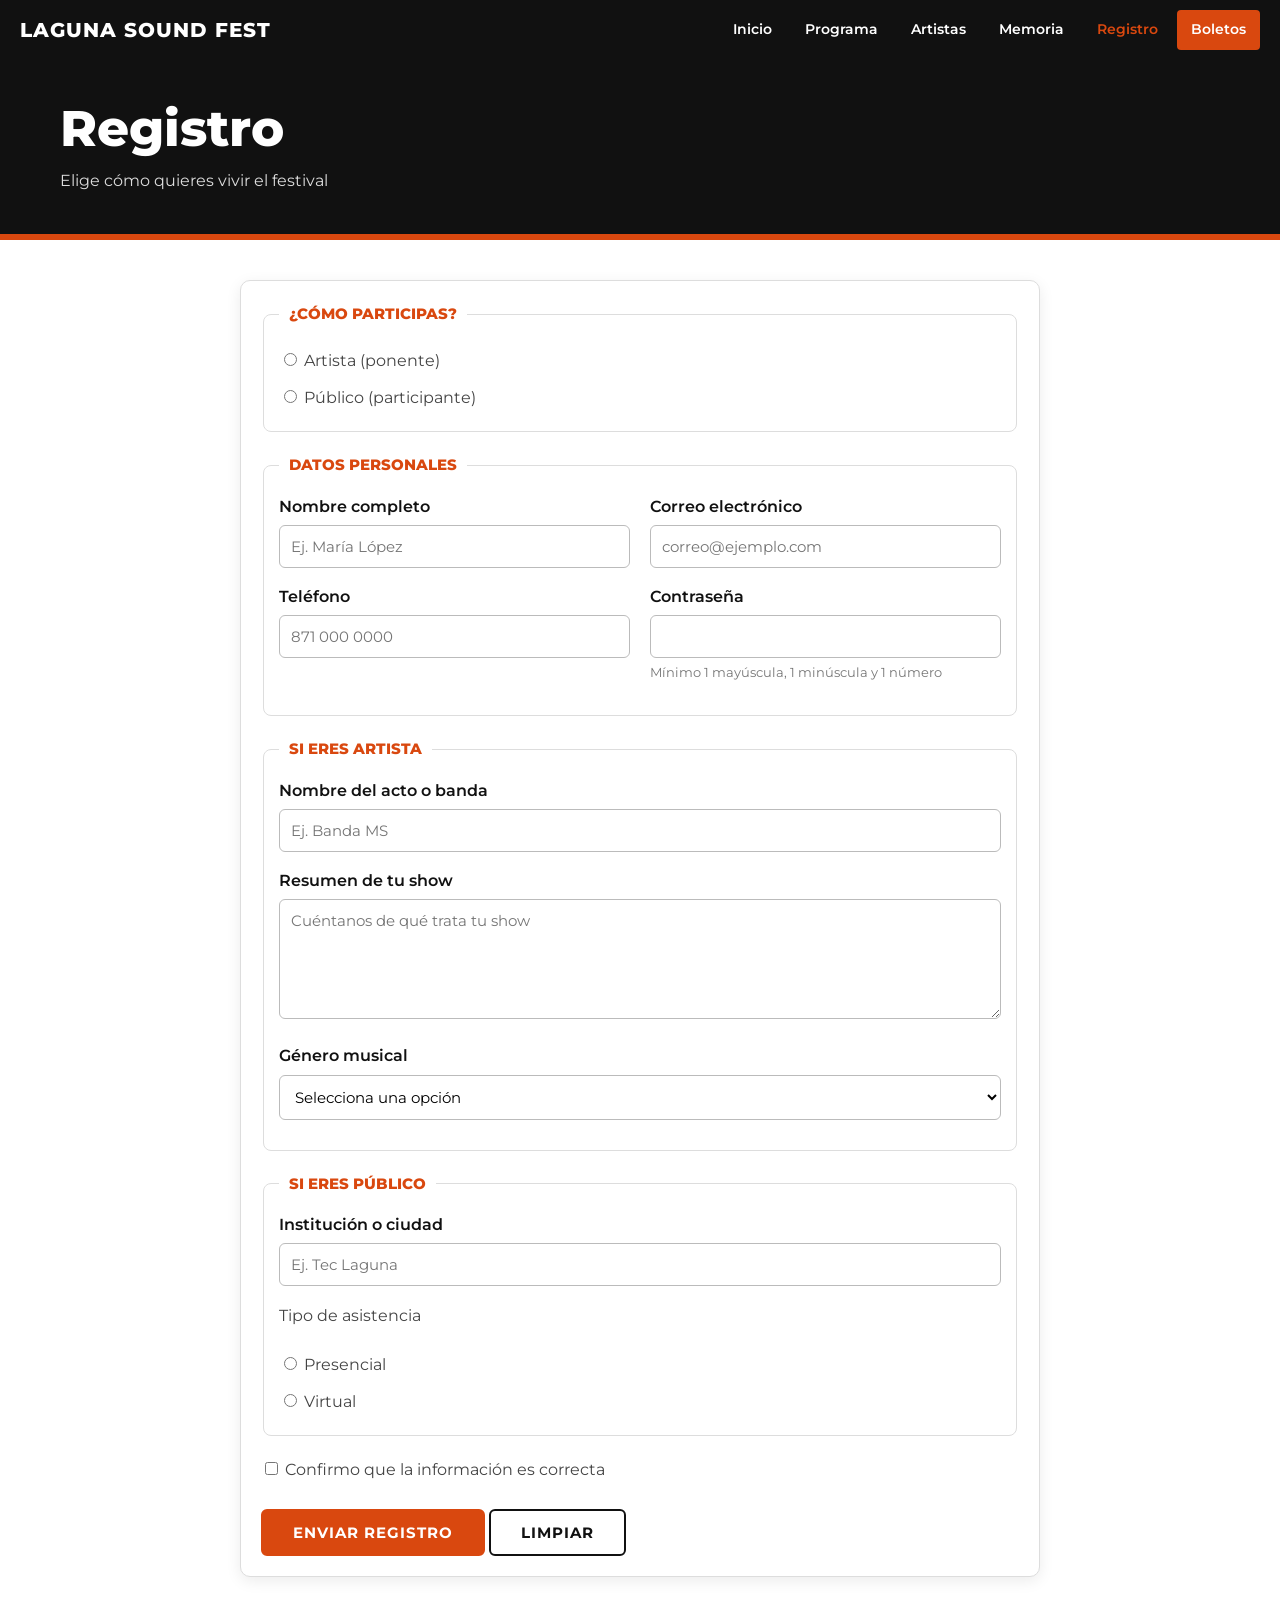
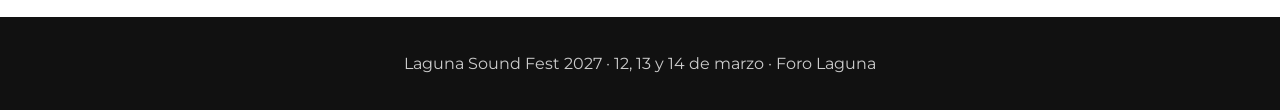
<file: registro.html>
<!DOCTYPE html>
<html lang="es">
<head>
    <meta charset="UTF-8">
    <meta name="viewport" content="width=device-width, initial-scale=1.0">
    <title>Registro | Laguna Sound Fest 2027</title>
   
    <link href="https://fonts.googleapis.com/css2?family=Montserrat:wght@400;600;700;800&display=swap" rel="stylesheet">
    <link rel="stylesheet" href="estilos.css">
</head>
<body>
    <header class="nav-bg">
        <nav class="navegacion">
            <a class="logo" href="index.html">Laguna Sound Fest</a>
            <div class="enlaces">
                <a href="index.html">Inicio</a>
                <a href="programa.html">Programa</a>
                <a href="artistas.html">Artistas</a>
                <a href="memoria.html">Memoria</a>
                <a href="registro.html" class="activo">Registro</a>
                <a class="compra" href="pagos.html">Boletos</a>
            </div>
        </nav>
    </header>
    <div class="cabecera"><div class="contenedor"><h1>Registro</h1><p>Elige cómo quieres vivir el festival</p></div></div>
    <main class="contenedor">
        <section>
            <form class="formulario" action="#" method="post">
                <fieldset>
                    <legend>¿Cómo participas?</legend>
                    <label class="opcion" for="artista"><input type="radio" id="artista" name="rol" value="artista" required> Artista (ponente)</label>
                    <label class="opcion" for="publico"><input type="radio" id="publico" name="rol" value="publico"> Público (participante)</label>
                </fieldset>
                <fieldset>
                    <legend>Datos personales</legend>
                    <div class="dos-col">
                        <div class="campo"><label for="nombre">Nombre completo</label><input class="input-text" type="text" id="nombre" name="nombre" placeholder="Ej. María López" required></div>
                        <div class="campo"><label for="correo">Correo electrónico</label><input class="input-text" type="email" id="correo" name="correo" placeholder="correo@ejemplo.com" required></div>
                        <div class="campo"><label for="telefono">Teléfono</label><input class="input-text" type="tel" id="telefono" name="telefono" placeholder="871 000 0000" required></div>
                        <div class="campo"><label for="password">Contraseña</label><input class="input-text" type="password" id="password" name="password" required><span class="ayuda">Mínimo 1 mayúscula, 1 minúscula y 1 número</span></div>
                    </div>
                </fieldset>
                <fieldset id="datos-artista">
                    <legend>Si eres artista</legend>
                    <div class="campo"><label for="acto">Nombre del acto o banda</label><input class="input-text" type="text" id="acto" name="acto" placeholder="Ej. Banda MS"></div>
                    <div class="campo"><label for="resumen">Resumen de tu show</label><textarea class="input-text" id="resumen" name="resumen" placeholder="Cuéntanos de qué trata tu show"></textarea></div>
                    <div class="campo"><label for="genero">Género musical</label>
                        <select id="genero" name="genero"><option value="">Selecciona una opción</option><option>Rock</option><option>Pop</option><option>Electrónica</option><option>Indie</option></select></div>
                </fieldset>
                <fieldset id="datos-publico">
                    <legend>Si eres público</legend>
                    <div class="campo"><label for="institucion">Institución o ciudad</label><input class="input-text" type="text" id="institucion" name="institucion" placeholder="Ej. Tec Laguna"></div>
                    <p>Tipo de asistencia</p>
                    <label class="opcion" for="presencial"><input type="radio" id="presencial" name="asistencia" value="presencial"> Presencial</label>
                    <label class="opcion" for="virtual"><input type="radio" id="virtual" name="asistencia" value="virtual"> Virtual</label>
                </fieldset>
                <p><label for="confirmacion"><input type="checkbox" id="confirmacion" name="confirmacion" required> Confirmo que la información es correcta</label></p>
                <button class="boton" type="submit">Enviar registro</button>
                <button class="boton claro" type="reset">Limpiar</button>
            </form>
        </section>
    </main>
    <footer>
        <p>Laguna Sound Fest 2027 · 12, 13 y 14 de marzo · Foro Laguna</p>
       
    </footer>
</body>
</html>
</file>
<file: estilos.css>
/* Paleta sencilla: blanco, negro, gris y un solo color de acento (naranja) */
body{
margin:0
}
button,input,select,textarea{
font-family:inherit
}
:root {
    --blanco: #ffffff;
    --negro: #111111;
    --gris: #f4f4f4;
    --borde: #dddddd;
    --texto: #444444;
    --acento: #D9480F;
}

html {
    font-size: 62.5%;
    box-sizing: border-box;
    scroll-behavior: smooth;
}

*, *:before, *:after {
    box-sizing: inherit;
}

body {
    font-size: 1.6rem;
    font-family: 'Montserrat', sans-serif;
    background: var(--blanco);
    color: var(--texto);
    line-height: 1.7;
}

.contenedor {
    max-width: 120rem;
    margin: 0 auto;
    padding: 0 2rem;
}

h1, h2, h3 {
    font-weight: 800;
    color: var(--negro);
    line-height: 1.15;
    margin: 0 0 1rem;
}

h1 {
    font-size: 3.8rem;
}

h2 {
    font-size: 3rem;
    text-align: center;
}

h3 {
    font-size: 2rem;
}

h2:after {
    content: "";
    display: block;
    width: 6rem;
    height: .4rem;
    background: var(--acento);
    margin: 1rem auto 0;
}

a {
    color: var(--acento);
}

section {
    padding: 4rem 0;
}

/* Botones */
.boton {
    display: inline-block;
    background: var(--acento);
    color: var(--blanco);
    padding: 1.2rem 3rem;
    font-size: 1.5rem;
    font-weight: 700;
    text-decoration: none;
    text-transform: uppercase;
    letter-spacing: .1rem;
    border: .2rem solid var(--acento);
    border-radius: .6rem;
    text-align: center;
    cursor: pointer;
    width: 100%;
    margin-top: 1rem;
}

.boton:hover {
    background: var(--negro);
    border-color: var(--negro);
}

.boton.claro {
    background: transparent;
    color: var(--blanco);
    border-color: var(--blanco);
}

.boton.claro:hover {
    background: var(--blanco);
    color: var(--negro);
}

.tarjeta .boton.claro,
.formulario .boton.claro,
main .boton.claro {
    color: var(--negro);
    border-color: var(--negro);
}

.tarjeta .boton.claro:hover,
.formulario .boton.claro:hover,
main .boton.claro:hover {
    background: var(--negro);
    color: var(--blanco);
}

.hero .boton.claro {
    color: var(--blanco);
    border-color: var(--blanco);
}

.hero .boton.claro:hover {
    background: var(--blanco);
    color: var(--negro);
}

/* Navegación */
.nav-bg {
    background: var(--negro);
    position: sticky;
    top: 0;
    z-index: 5;
}

.navegacion {
    display: flex;
    flex-direction: column;
    align-items: center;
    padding: 1rem 2rem;
}

.logo {
    font-size: 2rem;
    font-weight: 800;
    text-transform: uppercase;
    color: var(--blanco);
    text-decoration: none;
    letter-spacing: .1rem;
}

.enlaces {
    display: flex;
    flex-wrap: wrap;
    justify-content: center;
    gap: .5rem;
}

.enlaces a {
    color: var(--blanco);
    text-decoration: none;
    font-weight: 600;
    font-size: 1.4rem;
    padding: .8rem 1.4rem;
    border-radius: .4rem;
}

.enlaces a:hover,
.enlaces a.activo {
    color: var(--acento);
}

.enlaces a.compra {
    background: var(--acento);
    color: var(--blanco);
}

.enlaces a.compra:hover {
    background: var(--blanco);
    color: var(--negro);
}

/* Hero y cabeceras */
.hero {
    background: linear-gradient(135deg, #111111 60%, #2b2b2b);
    color: var(--blanco);
    padding: 8rem 0;
    border-bottom: .6rem solid var(--acento);
}

.hero h1 {
    color: var(--blanco);
    font-size: 4.4rem;
}

.hero p {
    font-size: 1.9rem;
    max-width: 55rem;
    color: #dddddd;
}

.etiqueta {
    color: var(--acento);
    font-weight: 700;
    text-transform: uppercase;
    letter-spacing: .2rem;
    font-size: 1.4rem;
}

.cabecera {
    background: var(--negro);
    color: var(--blanco);
    padding: 4rem 0;
    border-bottom: .6rem solid var(--acento);
}

.cabecera h1 {
    color: var(--blanco);
}

.cabecera p {
    margin: 0;
    color: #dddddd;
}

.botones {
    display: flex;
    flex-direction: column;
    gap: 1rem;
    max-width: 50rem;
    margin-top: 2.5rem;
}

/* Tarjetas y grid */
.tarjeta {
    background: var(--blanco);
    border: .1rem solid var(--borde);
    border-radius: 1rem;
    padding: 2.5rem;
    box-shadow: 0 .4rem 1.5rem rgba(0, 0, 0, .08);
    margin-bottom: 2.5rem;
}

.tarjeta p {
    margin-top: 0;
}

.centro {
    text-align: center;
}

.dato {
    font-size: 2.6rem;
    font-weight: 800;
    color: var(--acento);
    line-height: 1.2;
}

.foto {
    height: 18rem;
    border-radius: .8rem;
    margin-bottom: 1.5rem;
    background: linear-gradient(135deg, #cfcfcf, #9a9a9a);
}

.genero {
    display: inline-block;
    background: var(--negro);
    color: var(--blanco);
    font-size: 1.2rem;
    font-weight: 700;
    text-transform: uppercase;
    letter-spacing: .1rem;
    padding: .2rem 1.2rem;
    border-radius: 5rem;
    margin-bottom: 1rem;
}

.seccion-gris {
    background: var(--gris);
}

@media (min-width: 768px) {
    .navegacion {
        flex-direction: row;
        justify-content: space-between;
    }

    .grid {
        display: grid;
        grid-template-columns: repeat(3, 1fr);
        column-gap: 2.5rem;
    }

    .grid.dos {
        grid-template-columns: repeat(2, 1fr);
    }

    .boton {
        width: auto;
    }

    .botones {
        flex-direction: row;
    }

    h1 {
        font-size: 5rem;
    }

    .hero h1 {
        font-size: 7rem;
    }
}

/* Filtros y tabla */
.filtros {
    display: flex;
    flex-wrap: wrap;
    gap: 1.5rem;
    background: var(--gris);
    padding: 2rem;
    border-radius: 1rem;
    margin-bottom: 2.5rem;
}

.filtros label {
    display: block;
    font-weight: 700;
    font-size: 1.4rem;
    color: var(--negro);
}

.filtros div {
    flex: 1 1 20rem;
}

select,
.input-text {
    width: 100%;
    border: .1rem solid #bbbbbb;
    background: var(--blanco);
    padding: 1.1rem;
    border-radius: .6rem;
    font-size: 1.5rem;
    font-family: inherit;
}

select:focus,
.input-text:focus {
    outline: .2rem solid var(--acento);
}

.tabla-scroll {
    overflow-x: auto;
    border: .1rem solid var(--borde);
    border-radius: 1rem;
}

table {
    width: 100%;
    border-collapse: collapse;
    min-width: 60rem;
}

th {
    background: var(--negro);
    color: var(--blanco);
    padding: 1.2rem;
    text-align: left;
    font-size: 1.4rem;
}

td {
    padding: 1.2rem;
    border-bottom: .1rem solid var(--borde);
}

tr:nth-child(even) td {
    background: var(--gris);
}

tr:hover td {
    background: #ffe8dc;
}

/* Formulario */
.formulario {
    background: var(--blanco);
    border: .1rem solid var(--borde);
    width: min(80rem, 100%);
    margin: 0 auto;
    padding: 2rem;
    border-radius: 1rem;
    box-shadow: 0 .4rem 1.5rem rgba(0, 0, 0, .08);
}

.formulario fieldset {
    border: .1rem solid var(--borde);
    border-radius: .8rem;
    margin-bottom: 2rem;
    padding: 1.5rem;
}

.formulario legend {
    color: var(--acento);
    font-weight: 800;
    font-size: 1.5rem;
    padding: 0 1rem;
    text-transform: uppercase;
}

.campo {
    margin-bottom: 1.5rem;
}

.campo label {
    display: block;
    font-weight: 600;
    color: var(--negro);
    margin-bottom: .5rem;
}

.ayuda {
    font-size: 1.3rem;
    color: #777;
}

textarea.input-text {
    height: 12rem;
}

.opcion {
    display: block;
    padding: .5rem 0;
}

@media (min-width: 768px) {
    .dos-col {
        display: grid;
        grid-template-columns: 1fr 1fr;
        column-gap: 2rem;
    }
}

/* Pagos */
.precio {
    font-size: 6rem;
    font-weight: 800;
    color: var(--negro);
    line-height: 1;
}

.tarjeta ul {
    text-align: left;
    padding-left: 2rem;
}

.tarjeta img {
    display: block;
    margin: 1.5rem auto;
    border: .1rem solid var(--borde);
    border-radius: .8rem;
}

.confirmacion {
    display: none;
    background: #e7f5ec;
    color: #14532d;
    border: .1rem solid #86d3a3;
    border-radius: 1rem;
    padding: 2rem;
    margin-top: 2rem;
    text-align: center;
}

.confirmacion:target {
    display: block;
}

.confirmacion h3 {
    color: #14532d;
}

footer {
    background: var(--negro);
    color: #cccccc;
    text-align: center;
    padding: 3rem 2rem;
}

footer p {
    margin: .3rem 0;
}
</file>
